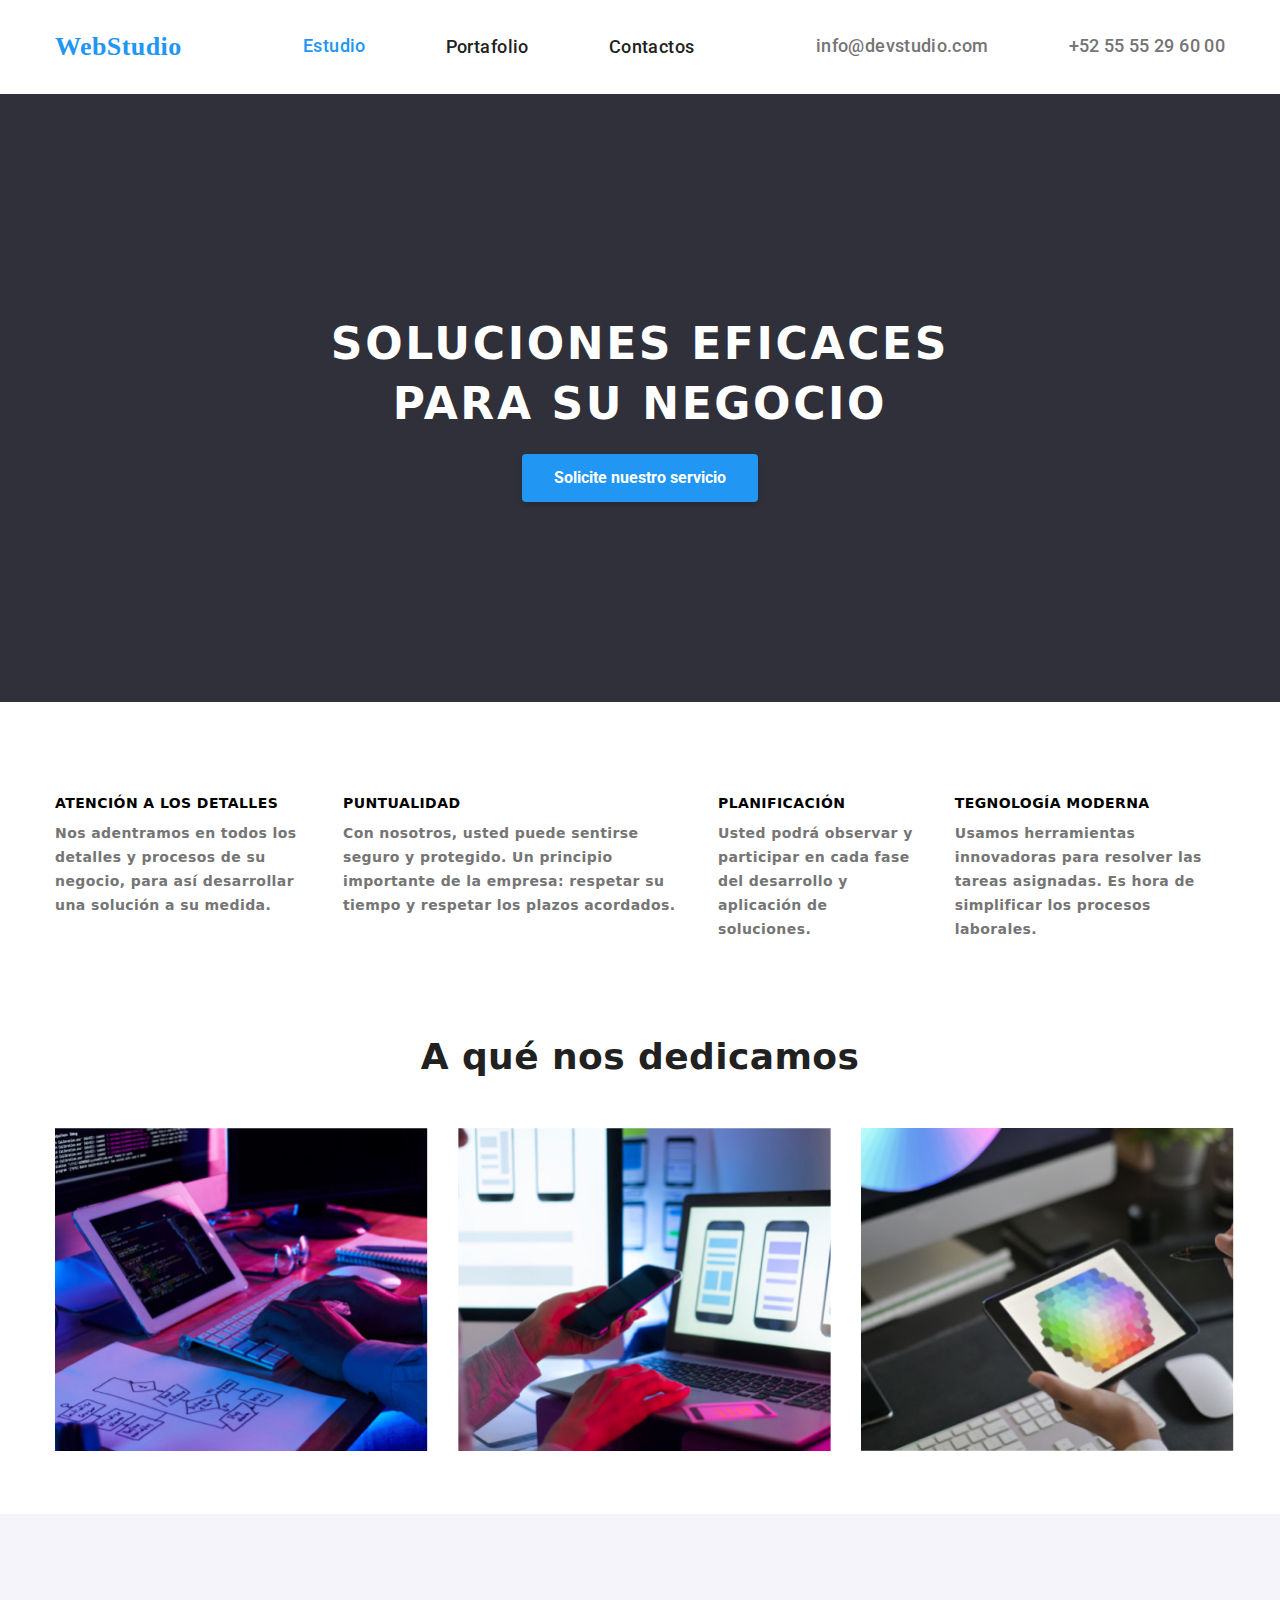
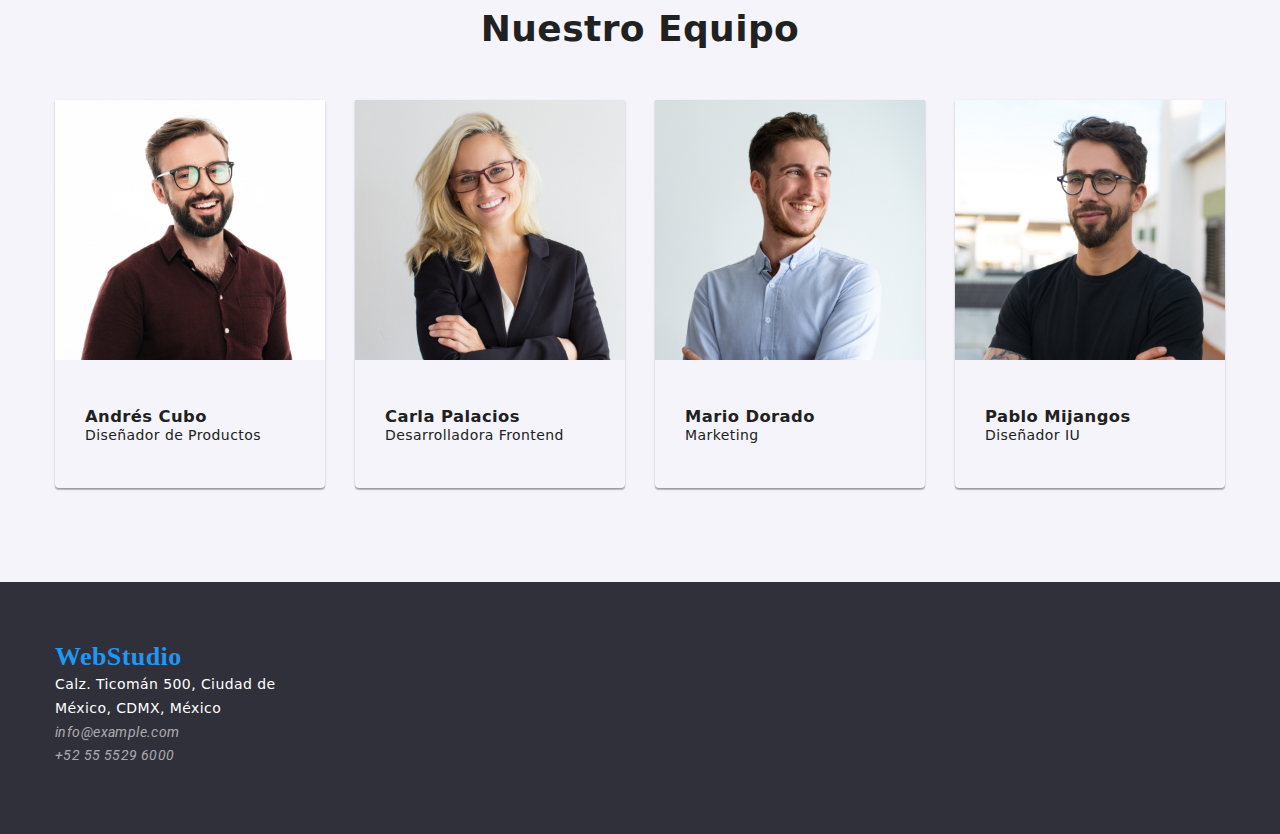
<file: index.html>
<!DOCTYPE html>
<html lang="en">
  <head>
    <meta charset="UTF-8" />
    <meta http-equiv="X-UA-Compatible" content="IE=edge" />
    <meta name="viewport" content="width=device-width, initial-scale=1.0" />
    <title>Web Studio</title>
    <link rel="preconnect" href="https://fonts.googleapis.com" />
    <link rel="preconnect" href="https://fonts.gstatic.com" crossorigin />
    <link
      href="https://fonts.googleapis.com/css2?family=Roboto:ital,wght@0,100;0,300;0,400;0,500;0,700;0,900;1,100;1,300;1,400;1,500;1,700;1,900&display=swap"
      rel="stylesheet"
    />
    <link rel="stylesheet" href="css/style.css" />
    <link
      rel="stylesheet"
      href="https://cdnjs.cloudflare.com/ajax/libs/modern-normalize/1.0.0/modern-normalize.min.css"
    />
  </head>

  <body>
    <header class="page-header">
      <div class="container header-flex">
        <p><a class="logo link" href="#">WebStudio</a></p>
        <nav class="nabvar">
          <ul class="nav-menu">
            <li>
              <a class="nav-link current" href="index.html">Estudio</a>
            </li>
            <li>
              <a class="nav-link" href="portafolio.html">Portafolio</a>
            </li>
            <li>
              <a class="nav-link" href="index.html">Contactos</a>
            </li>
          </ul>
        </nav>
        <ul class="nav-contact">
          <li>
            <a class="nav-link-contact" href="mailto:info@devstudio.com"
              >info@devstudio.com</a
            >
          </li>
          <li>
            <a class="nav-link-contact" href="tel:+525555296000"
              >+52 55 55 29 60 00</a
            >
          </li>
        </ul>
      </div>
    </header>
    <main>
      <section class="hero">
        <h1 class="hero-title">SOLUCIONES EFICACES PARA SU NEGOCIO</h1>
        <button class="button-primary" type="button">
          Solicite nuestro servicio
        </button>
      </section>

      <section class="section">
        <div class="container">
          <h2 hidden>Nuestras ventajas</h2>
          <ul class="features-list">
            <li class="features-item">
              <h3 class="title">ATENCIÓN A LOS DETALLES</h3>
              <p class="descriction">
                Nos adentramos en todos los detalles y procesos de su negocio,
                para así desarrollar una solución a su medida.
              </p>
            </li>
            <li class="features-item">
              <h3 class="title">PUNTUALIDAD</h3>
              <p class="descriction">
                Con nosotros, usted puede sentirse seguro y protegido. Un
                principio importante de la empresa: respetar su tiempo y
                respetar los plazos acordados.
              </p>
            </li>
            <li class="features-item">
              <h3 class="title">PLANIFICACIÓN</h3>
              <p class="descriction">
                Usted podrá observar y participar en cada fase del desarrollo y
                aplicación de soluciones.
              </p>
            </li>
            <li class="features-item">
              <h3 class="title">TEGNOLOGÍA MODERNA</h3>
              <p class="descriction">
                Usamos herramientas innovadoras para resolver las tareas
                asignadas. Es hora de simplificar los procesos laborales.
              </p>
            </li>
          </ul>
        </div>

        <section class="section">
          <div class="container">
            <h2 class="section-title">A qué nos dedicamos</h2>
            <ul class="wha-we-do-list">
              <li class="wha-we-do-item">
                <img src="images/imagen.jpg" width="373" alt="typing" />
              </li>
              <li class="wha-we-do-item">
                <img
                  src="images/imagen2.jpg"
                  width="373"
                  alt="checking phone"
                />
              </li>
              <li class="wha-we-do-item">
                <img
                  src="images/imagen3.jpg"
                  width="373"
                  alt="Looking at the design"
                />
              </li>
            </ul>
          </div>
          <section class="section album">
            <div class="container">
              <h2 class="section-title">Nuestro Equipo</h2>
              <ul class="album-list">
                <li class="album-item">
                  <img
                    src="images/imagen4.jpg"
                    width="270"
                    alt="first Member"
                  />
                  <div class="staff">
                    <h3 class="user1">Andrés Cubo</h3>
                    <p class="description-user">Diseñador de Productos</p>
                  </div>
                </li>

                <li class="album-item">
                  <img
                    src="images/imagen5.jpg"
                    width="270"
                    alt="second Member"
                  />
                  <div class="staff">
                    <h3 class="user1">Carla Palacios</h3>
                    <p class="description-user">Desarrolladora Frontend</p>
                  </div>
                </li>
                <li class="album-item">
                  <img
                    src="images/imagen6.jpg"
                    width="270"
                    alt="third Member"
                  />
                  <div class="staff">
                    <h3 class="user1">Mario Dorado</h3>
                    <p class="description-user">Marketing</p>
                  </div>
                </li>

                <li class="album-item">
                  <img
                    src="images/imagen7.jpg"
                    width="270"
                    alt="fourth Member"
                  />
                  <div class="staff">
                    <h3 class="user1">Pablo Mijangos</h3>
                    <p class="description-user">Diseñador IU</p>
                  </div>
                </li>
              </ul>
            </div>
          </section>
        </section>
      </section>
    </main>
    <footer class="footbar">
      <div class="container">
        <a class="logo" href="#">WebStudio</a>
        <address>
          <ul>
            <li>
              <a class="location" href="#" target="_blank"
                >Calz. Ticomán 500, Ciudad de México, CDMX, México</a
              >
            </li>
            <li>
              <a class="contact" href="#">info@example.com</a>
            </li>
            <li>
              <a class="contact" href="#">+52 55 5529 6000</a>
            </li>
          </ul>
        </address>
      </div>
    </footer>
  </body>
</html>
</file>
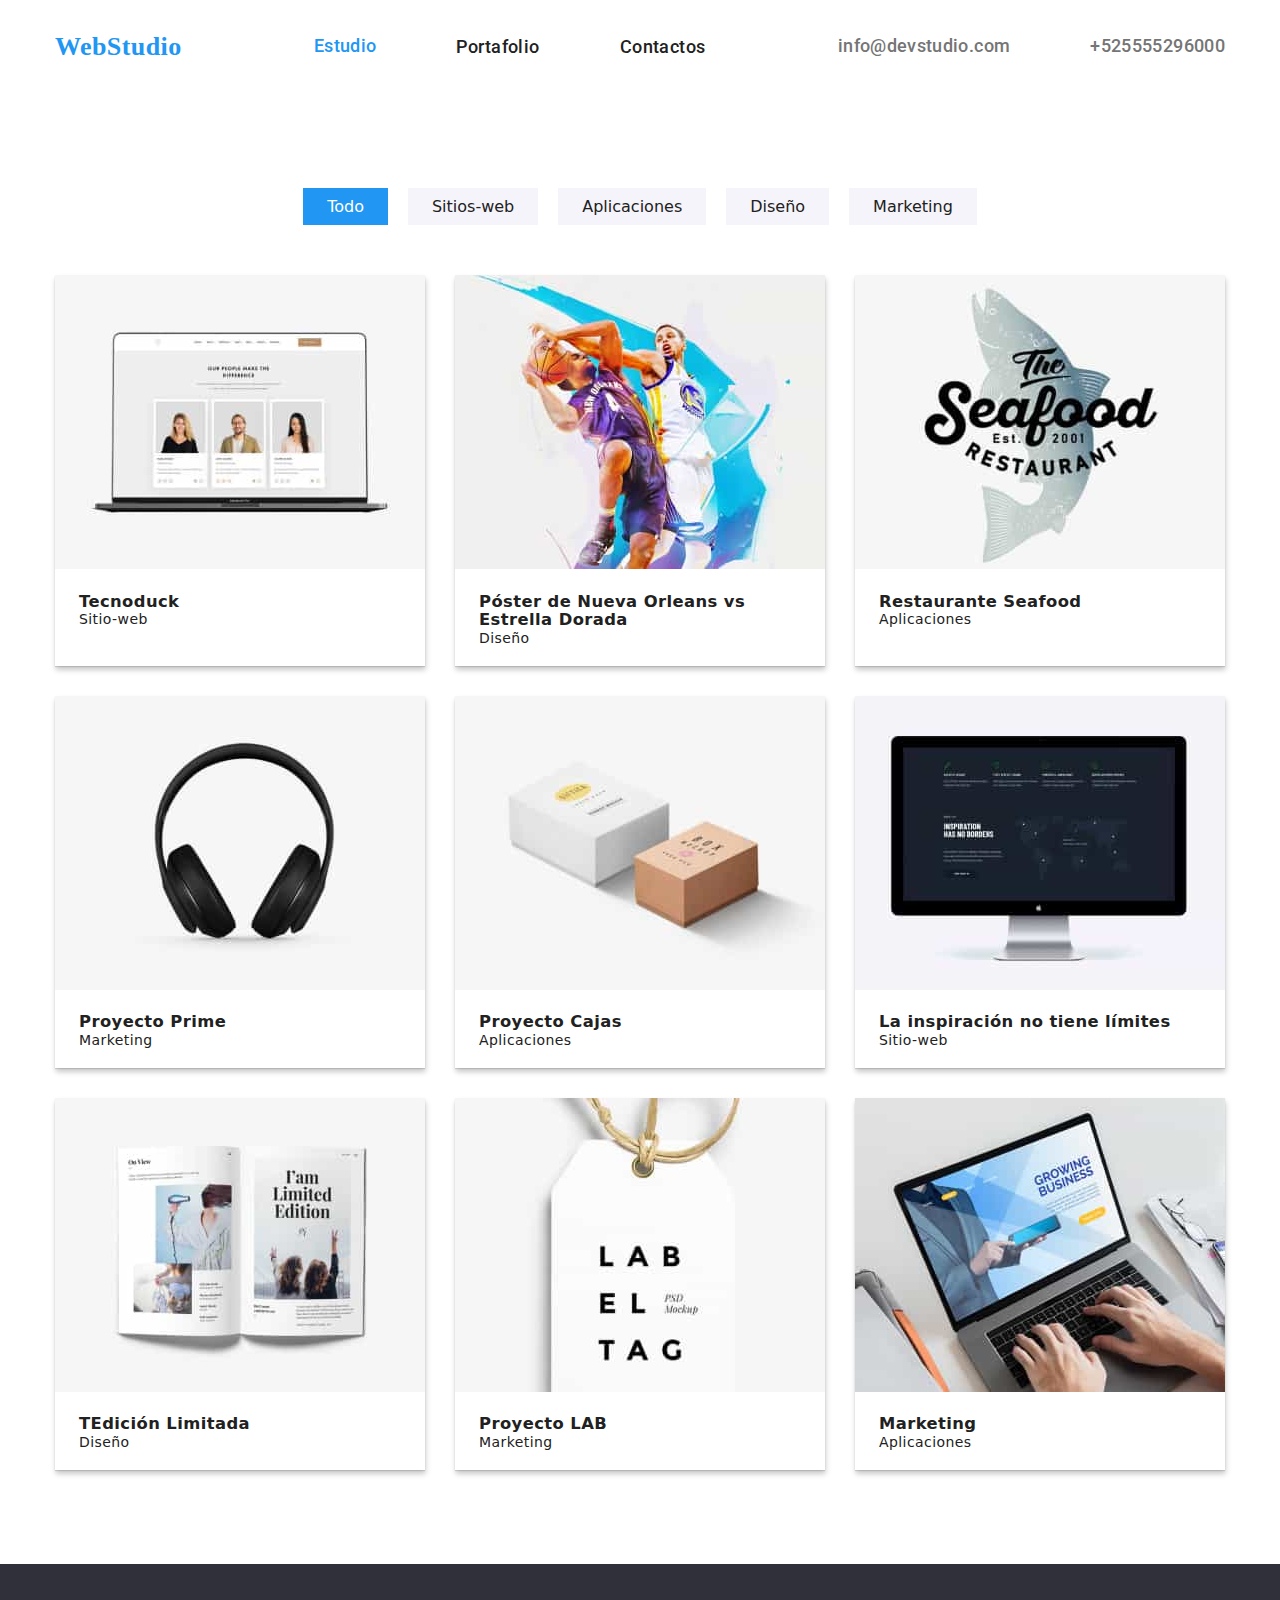
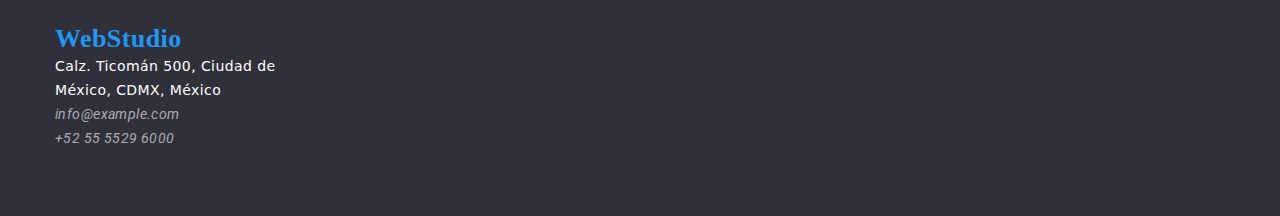
<file: portafolio.html>
<!DOCTYPE html>
<html lang="en">
  <head>
    <meta charset="UTF-8" />
    <meta http-equiv="X-UA-Compatible" content="IE=edge" />
    <meta name="viewport" content="width=device-width, initial-scale=1.0" />
    <title>Portafolio</title>
    <link rel="preconnect" href="https://fonts.googleapis.com" />
    <link rel="preconnect" href="https://fonts.gstatic.com" crossorigin />
    <link
      href="https://fonts.googleapis.com/css2?family=Roboto:ital,wght@0,100;0,300;0,400;0,500;0,700;0,900;1,100;1,300;1,400;1,500;1,700;1,900&display=swap"
      rel="stylesheet"
    />
    <link rel="stylesheet" href="css/style.css" />
    <link
      rel="stylesheet"
      href="https://cdnjs.cloudflare.com/ajax/libs/modern-normalize/1.0.0/modern-normalize.min.css"
    />
  </head>

  <body>
    <header class="page-header">
      <div class="container header-flex">
        <p><a class="logo" href="#">WebStudio</a></p>
        <nav class="nabvar">
          <ul class="nav-menu">
            <li>
              <a class="nav-link current" href="index.html">Estudio</a>
            </li>
            <li>
              <a class="nav-link" href="portafolio.html">Portafolio</a>
            </li>
            <li>
              <a class="nav-link" href="index.html">Contactos</a>
            </li>
          </ul>
        </nav>
        <ul class="nav-contact">
          <li>
            <a class="nav-link-contact" href="#">info@devstudio.com</a>
          </li>
          <li>
            <a class="nav-link-contact" href="#">+525555296000</a>
          </li>
        </ul>
      </div>
    </header>
    <main>
      <section class="portafolio section">
        <div class="container">
          <ul class="button-list">
            <li><button class="buttons current" type="button">Todo</button></li>
            <li><button class="button" type="button">Sitios-web</button></li>
            <li><button class="button" type="button">Aplicaciones</button></li>
            <li><button class="button" type="button">Diseño</button></li>
            <li><button class="button" type="button">Marketing</button></li>
          </ul>

          <ul class="portafolio-list">
            <li class="portafolio-item">
              <img src="images/imagen8.jpg" width="370" alt="Tecnoduck" />
              <div class="portafolio-staff">
                <h3 class="portafolio-text">Tecnoduck</h3>
                <p class="portafolio-title">Sitio-web</p>
              </div>
            </li>

            <li class="portafolio-item">
              <img
                src="images/imagen9.jpg"
                width="370"
                alt="Póster de Nueva Orleans vs Estrella Dorada"
              />
              <div class="portafolio-staff">
                <h3 class="portafolio-text">
                  Póster de Nueva Orleans vs Estrella Dorada
                </h3>
                <p class="portafolio-title">Diseño</p>
              </div>
            </li>
            <li class="portafolio-item">
              <img
                src="images/imagen10.jpg"
                width="370"
                alt="Restaurante Seafood"
              />
              <div class="portafolio-staff">
                <h3 class="portafolio-text">Restaurante Seafood</h3>
                <p class="portafolio-title">Aplicaciones</p>
              </div>
            </li>
            <li class="portafolio-item">
              <img src="images/imagen11.jpg" width="370" alt="royecto Prime" />
              <div class="portafolio-staff">
                <h3 class="portafolio-text">Proyecto Prime</h3>
                <p class="portafolio-title">Marketing</p>
              </div>
            </li>
            <li class="portafolio-item">
              <img src="images/imagen12.jpg" width="370" alt="proyecto cajas" />
              <div class="portafolio-staff">
                <h3 class="portafolio-text">Proyecto Cajas</h3>
                <p class="portafolio-title">Aplicaciones</p>
              </div>
            </li>
            <li class="portafolio-item">
              <img
                src="images/imagen13.jpg"
                width="370"
                alt="La inspiración no tiene límites"
              />
              <div class="portafolio-staff">
                <h3 class="portafolio-text">La inspiración no tiene límites</h3>
                <p class="portafolio-title">Sitio-web</p>
              </div>
            </li>
            <li class="portafolio-item">
              <img
                src="images/imagen14.jpg"
                width="370"
                alt="TEdición Limitada"
              />
              <div class="portafolio-staff">
                <h3 class="portafolio-text">TEdición Limitada</h3>
                <p class="portafolio-title">Diseño</p>
              </div>
            </li>

            <li class="portafolio-item">
              <img src="images/imagen15.jpg" width="370" alt="Proyecto LAB" />
              <div class="portafolio-staff">
                <h3 class="portafolio-text">Proyecto LAB</h3>
                <p class="portafolio-title">Marketing</p>
              </div>
            </li>
            <li class="portafolio-item">
              <img src="images/imagen16.jpg" width="370" alt="Marketing" />
              <div class="portafolio-staff">
                <h3 class="portafolio-text">Marketing</h3>
                <p class="portafolio-title">Aplicaciones</p>
              </div>
            </li>
          </ul>
        </div>
      </section>
    </main>
    <footer class="footbar">
      <div class="container">
        <a class="logo" href="#">WebStudio</a>
        <address>
          <ul>
            <li>
              <a class="location" href="#" target="_blank"
                >Calz. Ticomán 500, Ciudad de México, CDMX, México</a
              >
            </li>
            <li>
              <a class="contact" href="#">info@example.com</a>
            </li>
            <li>
              <a class="contact" href="#">+52 55 5529 6000</a>
            </li>
          </ul>
        </address>
      </div>
    </footer>
  </body>
</html>
</file>
<file: css/style.css>
/* h1,
h2,
h3,
h4,
h5,
h6,
p {
    margin: 0;
}

html {
    box-sizing: border-box;
}

*,
*::after,
*::before {
    box-sizing: inherit;
}

img {
    display: block;
    max-width: 100%;
    height: auto;
}

address {
    font-style: normal;
}

.link {
    text-decoration: none;
    color: inherit;
}

.list {
    list-style: none;
    padding: 0;
    margin: 0; */

* {
  box-sizing: border-box;
  margin: 0;
  padding: 0;
}

body {
  font-family: 'Roboto', sans-serif;
  font-size: 14px;
  color: #212121;
  background-color: #ffffff;
  letter-spacing: 0.03em;
}

.container {
  width: 1200px;
  padding-left: 15px;
  padding-right: 15px;
  margin: 0 auto;
}

a {
  text-decoration: none;
}

li {
  list-style: none;
}

.section {
  padding-top: 94px;
}

h1 .page-header .logo {
  font-family: 'Raleway';
  font-size: 26px;
  font-weight: 700;
  color: #2196f3;
  text-decoration: none;
}

.header-flex {
  display: flex;
  align-items: center;
  justify-content: space-between;
  gap: 100px;
  padding-top: 32px;
  padding-bottom: 32px;
}

.nav-menu {
  display: flex;
  align-items: center;
  gap: 80px;
}

.nav-contact {
  display: flex;
  align-items: center;
  gap: 80px;
}

.logo {
  font-family: 'Raleway';
  font-size: 26px;
  font-weight: 700;
  color: #2196f3;
  text-decoration: none;
}

header .nabvar li .current {
  font-family: 'Roboto';
  font-weight: 500;
  line-height: 16px;
  font-size: 18px;
  letter-spacing: 0.02em;
  color: #2196f3;
  text-decoration: none;
}

header .nabvar .nav-link {
  font-family: 'Roboto';
  font-weight: 500;
  font-size: 18px;
  color: #212121;
  text-decoration: none;
}

header .nav-contact .nav-link-contact {
  font-family: 'Roboto';
  font-style: normal;
  font-weight: 500;
  font-size: 18px;
  line-height: 16px;
  letter-spacing: 0.02em;
  color: #757575;
  text-decoration: none;
}

.nav-menu .nav-link:hover,
.nav-menu .nav-link:focus,
.nav-menu .nav-link .current,
.nav-contact .nav-link-contact:hover,
.nav-contact .nav-link-contact:focus {
  color: #2196f3;
}

.hero {
  background-color: #2f303a;
  padding: 200px;
  text-align: center;
  /* height: 300px; */
}

.hero .hero-title {
  font-style: normal;
  font-weight: 900;
  font-size: 44px;
  line-height: 1.36;
  letter-spacing: 0.06em;
  width: 696px;
  margin: 20px auto;
  color: #ffffff;
}

.hero .button-primary {
  font-family: 'Roboto';
  font-style: normal;
  font-weight: 700;
  font-size: 16px;
  line-height: 1.8;
  background: #2196f3;
  color: #ffffff;
  box-shadow: 0px 4px 4px rgba(0, 0, 0, 0.15);
  border-radius: 4px;
  border: none;
  padding: 10px 32px;
  cursor: pointer;
}

/* section feature */

.features-list {
  display: flex;
  gap: 30px;
}

.features-item {
  flex-basis: calc((100% -120px) / 4);
}

.title {
  font-style: normal;
  font-weight: 700;
  font-size: 14px;
  line-height: 1.14;
  color: #000000;
  margin-bottom: 10px;
}

.descriction {
  font-style: normal;
  font-weight: 700;
  font-size: 14px;
  line-height: 1.71;
  color: #757575;
}

/* section wha-we-do */

.wha-we-do-list {
  display: flex;
  gap: 30px;
}

.wha-we-do-item {
  flex-basis: calc((100% - 90px) / 3);
}

.album {
  background-color: #f5f4fa;
  padding-bottom: 94px;
  margin-top: 60px;
}

.album-list {
  display: flex;
  gap: 30px;
}

.album-item {
  flex-basis: calc((100% -120px) / 4);
  box-shadow: 0px 1px 3px rgba(0, 0, 0, 0.12), 0px 1px 1px rgba(0, 0, 0, 0.14),
    0px 2px 1px rgba(0, 0, 0, 0.2);
  border-radius: 0px 0px 4px 4px;
}

.staff {
  padding: 45px 30px;
}

.features .section-title-oculto {
  display: none;
}

.section-feature .title {
  font-style: normal;
  font-weight: 500;
  font-size: 16px;
  line-height: 1.18;
  color: #212121;
  text-align: center;
  margin-bottom: 10px;
  /* font-family: 'Roboto';
    font-weight: 700;
    font-size: 14px;
    text-transform: uppercase;
    color: #212121; */
}

.section-feature .decription {
  font-style: normal;
  font-weight: 400;
  font-size: 16px;
  line-height: 1.18;
  color: #ffffff;
  text-align: center;
  /* font-family: 'Roboto';
    font-weight: 400;
    font-size: 14px;
    color: #757575; */
}

.section-title {
  font-style: normal;
  font-weight: 700;
  font-size: 36px;
  line-height: 1.16;
  text-align: center;
  color: #212121;
  margin-bottom: 50px;
  /* margin-top: 50px; */
  /* font-family: 'Roboto';
  text-align: center;
  justify-content: center;
  margin-top: 30px;
  margin-bottom: 30px;
  font-size: 36px;
  font-weight: 700;
  margin-bottom: 50px; */
}

.section.wha-we-do .section-title {
  font-family: 'Roboto';
  font-weight: 700;
  font-size: 36px;
  text-align: center;
  justify-content: center;
  color: #212121;
}

.section-our-team .section-title {
  font-family: 'Roboto';
  font-weight: 700;
  font-size: 36px;
  text-align: center;
  color: #212121;
}

.section-our-team .user1 {
  font-family: 'Roboto';
  font-weight: 500;
  font-size: 16;
  color: #212121;
}

.section-our-team .decription-user {
  font-family: 'Roboto';
  font-weight: 400;
  font-size: 16px;
  color: #757575;
}

.footbar {
  background-color: #2f303a;
  padding: 60px 0;
  height: 252px;
}

.location {
  font-style: normal;
  font-weight: 400;
  line-height: 1.71;
  color: #ffffff;
  display: block;
  width: 231px;
  font-size: 14px;
}

.footbar .logo {
  font-family: 'Raleway';
  font-style: normal;
  font-weight: 700;
  font-size: 26px;
  line-height: 1.19;
  color: #2196f3;
  text-decoration: none;
}

.footbar .contact {
  font-family: 'Roboto';
  font-weight: 400;
  font-size: 14px;
  line-height: 1.71;
  letter-spacing: 0 03em;
  color: rgba(255, 255, 255, 0.6);
  text-decoration: none;
}

.footbar .contact:hover,
.footbar .contact:focus {
  color: #ffffff;
}

/*PORTAFOLIO*/

/* section portafolio */

.button-list {
  display: flex;
  justify-content: center;
  gap: 20px;
  margin-bottom: 50px;
}

.buttons {
  font-style: normal;
  font-weight: 500;
  font-size: 16px;
  line-height: 1.6;
  text-align: center;
  color: #ffffff;
  background-color: #2196f3;
  padding: 6px 24px;
  border: none;
  cursor: pointer;
}

.button {
  font-style: normal;
  font-weight: 500;
  font-size: 16px;
  line-height: 1.6;
  text-align: center;
  color: #212121;
  background-color: #f5f4fa;
  padding: 6px 24px;
  border: none;
  cursor: pointer;
}

.button:hover {
  background-color: #2196f3;
}

.portafolio .list li .button-current {
  font-family: 'Roboto';
  font-weight: 500;
  font-size: 16;
  color: #ffffff;
  cursor: pointer;
}

.portafolio .list li .button {
  font-family: 'Roboto';
  font-weight: 500;
  font-size: 16;
  color: #212121;
  cursor: pointer;
}

.portafolio .list li .button-current:hover,
.portafolio .list li .button-current:focus,
.portafolio .list li .button:hover,
.portafolio .list li .button:focus {
  color: #212121;
  background-color: #2196f3;
}

.portafolio-list {
  display: flex;
  flex-wrap: wrap;
  gap: 30px;
  padding-bottom: 94px;
}

.portafolio-item {
  flex-basis: calc((100% - 90px) / 3);
  box-shadow: 0px 1px 1px rgba(0, 0, 0, 0.12), 0px 4px 4px rgba(0, 0, 0, 0.06),
    1px 4px 6px rgba(0, 0, 0, 0.16);
}

.portafolio-staff {
  padding: 20px 24px;
}

.portafolio .list-card .portafolio-text {
  font-family: 'Roboto';
  font-weight: 700;
  font-size: 18;
  color: #212121;
}

.portafolio .list-card .portafolio-title {
  font-family: 'Roboto';
  font-weight: 400;
  font-size: 16;
  color: #757575;
}

.nabvar-portafolio {
  background-color: #219690;
}
</file>
